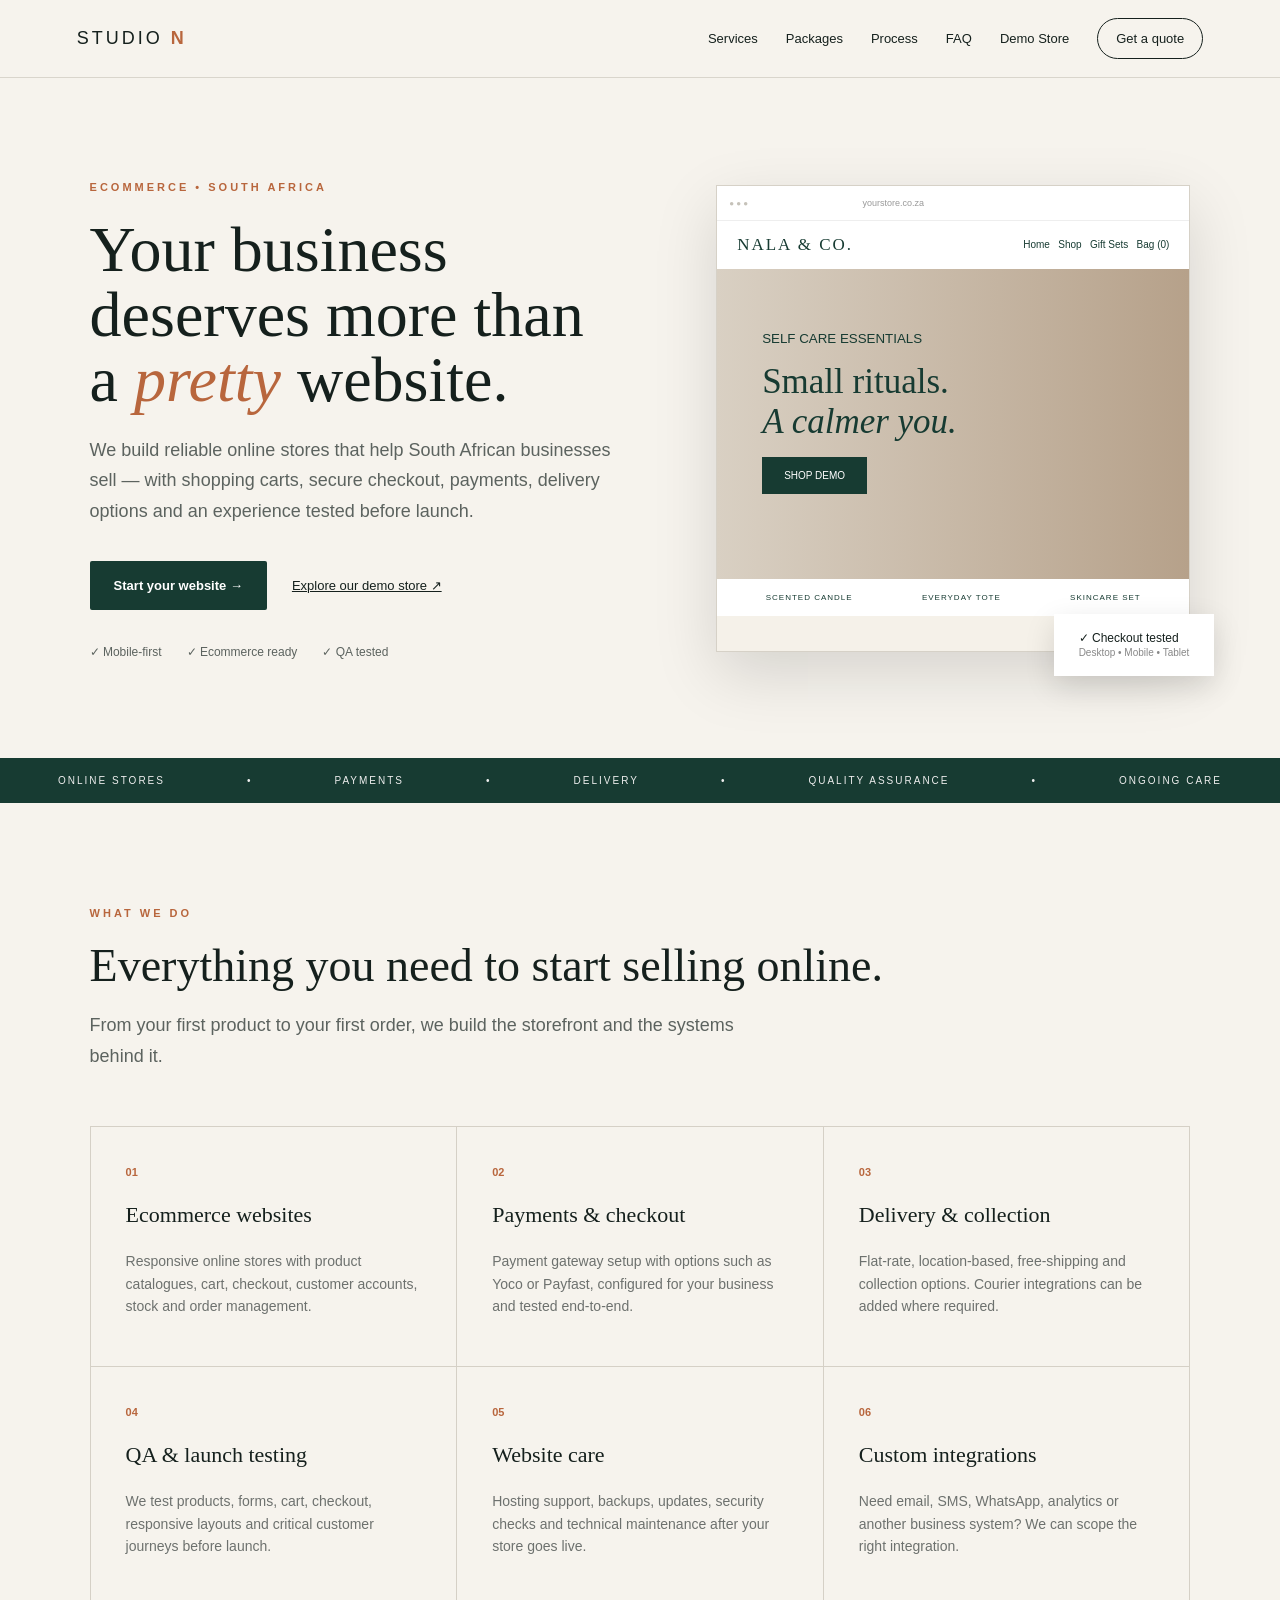
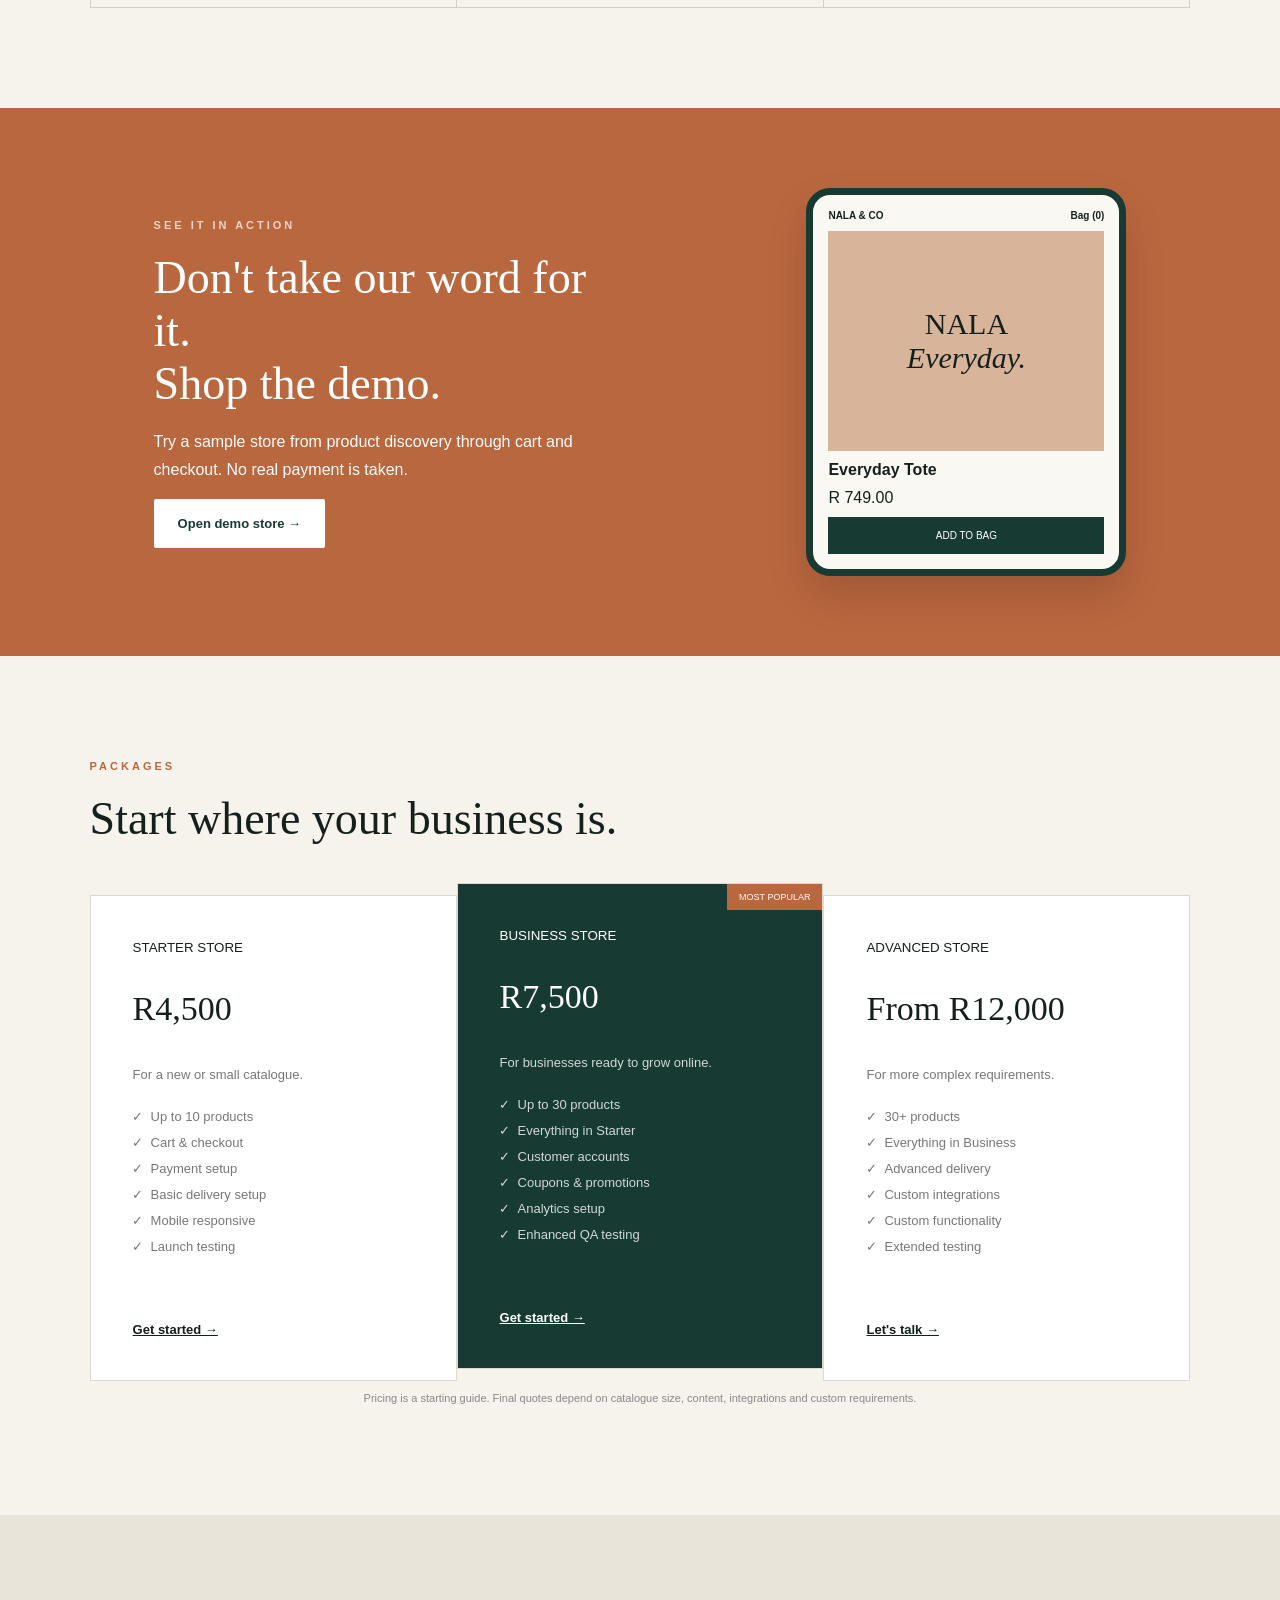
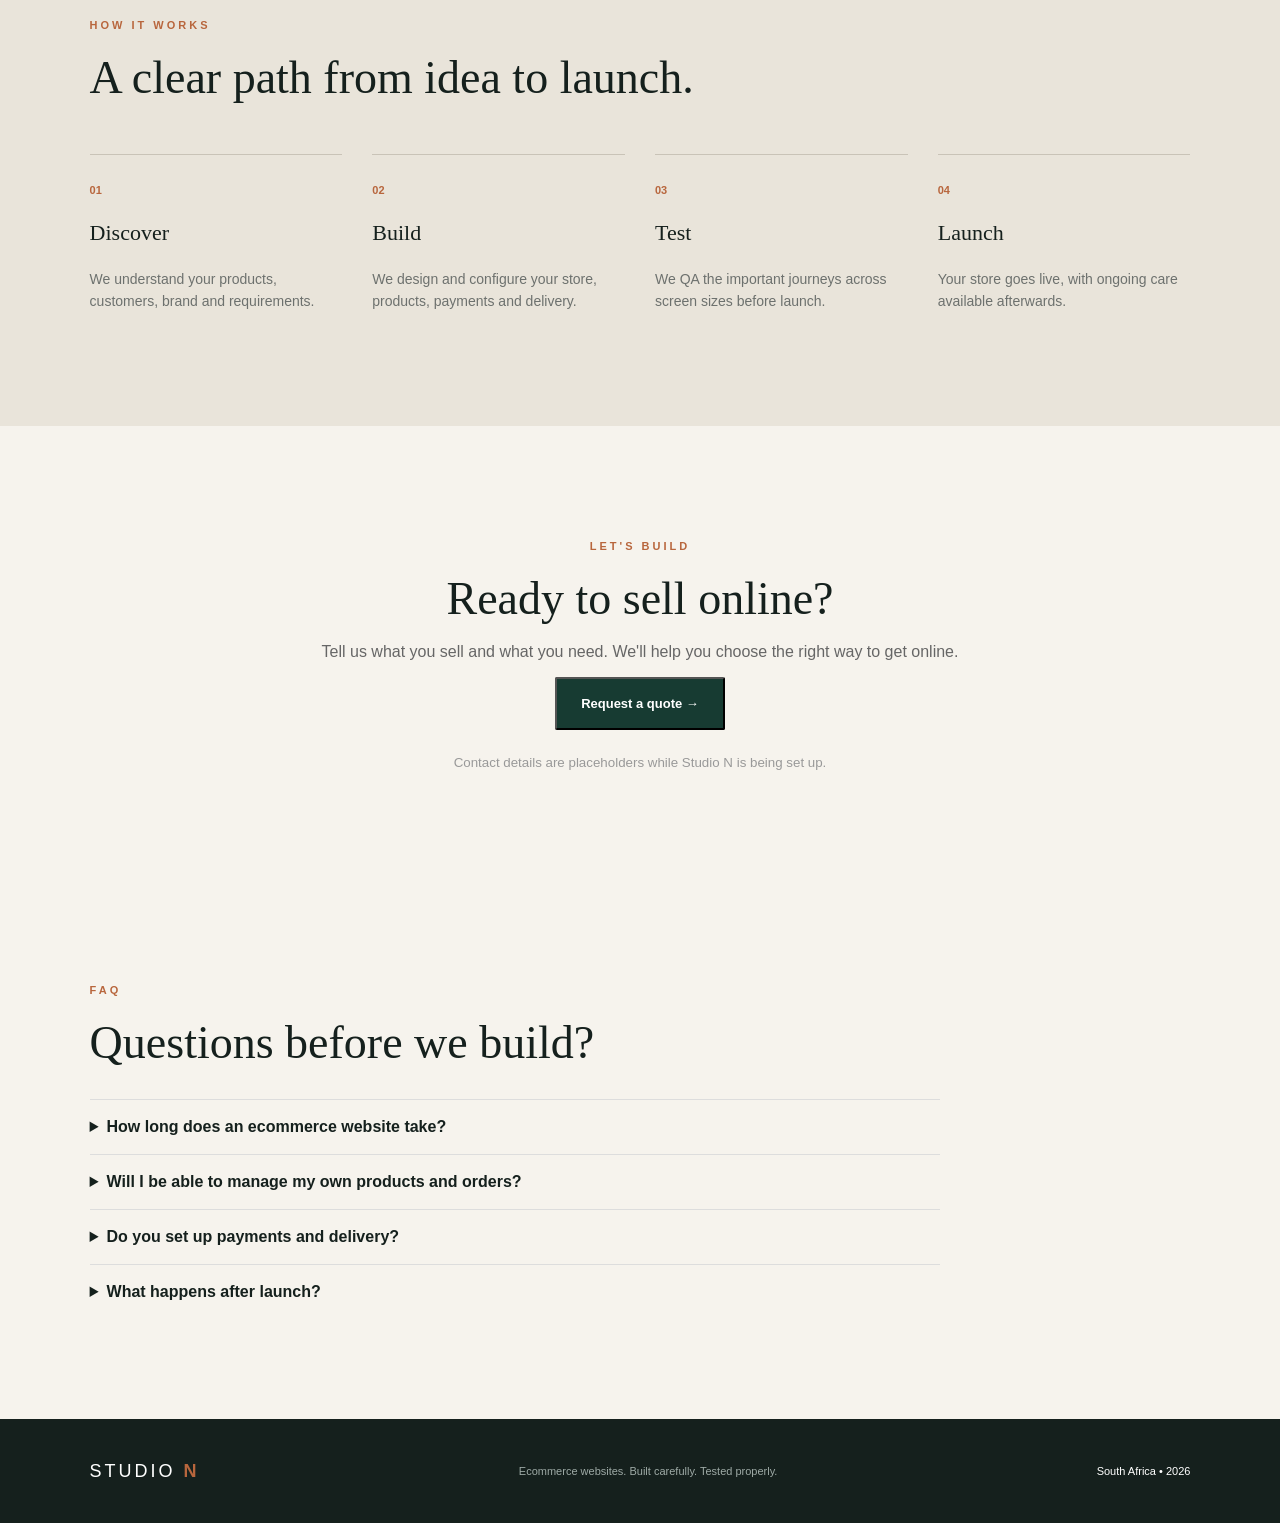
<file: index.html>
<!doctype html><html lang="en"><head><meta charset="UTF-8"><meta name="viewport" content="width=device-width,initial-scale=1"><meta name="description" content="South African ecommerce websites built, tested and ready to sell."><title>Studio N | Ecommerce websites that work</title><link rel="stylesheet" href="styles.css"><style>.quote-trigger{font-family:inherit}.contact-overlay{display:none;position:fixed;inset:0;background:#0009;z-index:100;align-items:center;justify-content:center;padding:20px}.contact-overlay.open{display:flex}.contact-modal{position:relative;background:#fbf8f2;max-width:620px;width:100%;padding:45px;text-align:center;box-shadow:0 25px 80px #0004}.contact-modal h2{font:42px Georgia;margin:12px 0}.contact-modal p{color:#666;line-height:1.6}.contact-close{position:absolute;right:18px;top:14px;border:0;background:none;font-size:28px;cursor:pointer}.contact-options{display:grid;grid-template-columns:1fr 1fr;gap:15px;margin-top:28px}.contact-options a{border:1px solid #ddd;padding:24px 15px;text-decoration:none;color:#173b32;background:#fff}.contact-options b,.contact-options span,.contact-options small{display:block}.contact-options b{font:21px Georgia;margin-bottom:10px}.contact-options span{font-weight:bold}.contact-options small{margin-top:10px;color:#777}.demo-preview{padding:0!important;background:#f5f1e9!important;color:#173b32!important}.preview-nav{height:48px;background:#fff;display:flex;align-items:center;justify-content:space-between;padding:0 20px;font-size:10px}.preview-nav b{font:17px Georgia;letter-spacing:2px}.preview-hero{height:310px;padding:60px 45px;background:linear-gradient(90deg,#d9d0c3,#b6a18a);text-align:left}.preview-hero h2{font:35px Georgia!important;color:#173b32!important;margin:15px 0!important}.preview-hero button{background:#173b32!important}.preview-products{display:flex;justify-content:space-around;background:#fff;padding:14px;font-size:8px;letter-spacing:1px}@media(max-width:600px){.contact-options{grid-template-columns:1fr}.contact-modal{padding:35px 20px}.contact-modal h2{font-size:34px}}</style></head><body>
<header><a class="brand" href="#home">STUDIO <b>N</b></a><button class="menu" aria-label="Menu">☰</button><nav><a href="#services">Services</a><a href="#packages">Packages</a><a href="#process">Process</a><a href="#faq">FAQ</a><a href="demo-store.html">Demo Store</a><a class="pill" href="#quote">Get a quote</a></nav></header>
<main id="home">
<section class="hero"><div><span class="eyebrow">ECOMMERCE • SOUTH AFRICA</span><h1>Your business deserves more than a <i>pretty</i> website.</h1><p>We build reliable online stores that help South African businesses sell — with shopping carts, secure checkout, payments, delivery options and an experience tested before launch.</p><div class="actions"><a class="btn" href="#quote">Start your website →</a><a class="textlink" href="demo-store.html">Explore our demo store ↗</a></div><div class="trust"><span>✓ Mobile-first</span><span>✓ Ecommerce ready</span><span>✓ QA tested</span></div></div><div class="browser"><div class="dots">● ● ● <span>yourstore.co.za</span></div><div class="mock demo-preview"><div class="preview-nav"><b>NALA & CO.</b><span>Home &nbsp; Shop &nbsp; Gift Sets &nbsp; Bag (0)</span></div><div class="preview-hero"><small>SELF CARE ESSENTIALS</small><h2>Small rituals.<br><em>A calmer you.</em></h2><button>SHOP DEMO</button></div><div class="preview-products"><span>SCENTED CANDLE</span><span>EVERYDAY TOTE</span><span>SKINCARE SET</span></div></div><div class="float">✓ Checkout tested<br><small>Desktop • Mobile • Tablet</small></div></div></section>
<section class="strip"><span>ONLINE STORES</span><span>•</span><span>PAYMENTS</span><span>•</span><span>DELIVERY</span><span>•</span><span>QUALITY ASSURANCE</span><span>•</span><span>ONGOING CARE</span></section>
<section id="services" class="section"><span class="eyebrow">WHAT WE DO</span><h2>Everything you need to start selling online.</h2><p class="lead">From your first product to your first order, we build the storefront and the systems behind it.</p><div class="cards"><article><b>01</b><h3>Ecommerce websites</h3><p>Responsive online stores with product catalogues, cart, checkout, customer accounts, stock and order management.</p></article><article><b>02</b><h3>Payments & checkout</h3><p>Payment gateway setup with options such as Yoco or Payfast, configured for your business and tested end-to-end.</p></article><article><b>03</b><h3>Delivery & collection</h3><p>Flat-rate, location-based, free-shipping and collection options. Courier integrations can be added where required.</p></article><article><b>04</b><h3>QA & launch testing</h3><p>We test products, forms, cart, checkout, responsive layouts and critical customer journeys before launch.</p></article><article><b>05</b><h3>Website care</h3><p>Hosting support, backups, updates, security checks and technical maintenance after your store goes live.</p></article><article><b>06</b><h3>Custom integrations</h3><p>Need email, SMS, WhatsApp, analytics or another business system? We can scope the right integration.</p></article></div></section>
<section class="demo"><div><span class="eyebrow">SEE IT IN ACTION</span><h2>Don't take our word for it.<br>Shop the demo.</h2><p>Try a sample store from product discovery through cart and checkout. No real payment is taken.</p><a class="btn light" href="demo-store.html">Open demo store →</a></div><div class="phone"><div class="phonebar">NALA & CO <span>Bag (0)</span></div><div class="productpic">NALA<br><i>Everyday.</i></div><strong>Everyday Tote</strong><span>R 749.00</span><button>ADD TO BAG</button></div></section>
<section id="packages" class="section"><span class="eyebrow">PACKAGES</span><h2>Start where your business is.</h2><div class="pricing"><article><small>STARTER STORE</small><h3>R4,500</h3><p>For a new or small catalogue.</p><ul><li>Up to 10 products</li><li>Cart & checkout</li><li>Payment setup</li><li>Basic delivery setup</li><li>Mobile responsive</li><li>Launch testing</li></ul><a href="#quote">Get started →</a></article><article class="featured"><span class="popular">MOST POPULAR</span><small>BUSINESS STORE</small><h3>R7,500</h3><p>For businesses ready to grow online.</p><ul><li>Up to 30 products</li><li>Everything in Starter</li><li>Customer accounts</li><li>Coupons & promotions</li><li>Analytics setup</li><li>Enhanced QA testing</li></ul><a href="#quote">Get started →</a></article><article><small>ADVANCED STORE</small><h3>From R12,000</h3><p>For more complex requirements.</p><ul><li>30+ products</li><li>Everything in Business</li><li>Advanced delivery</li><li>Custom integrations</li><li>Custom functionality</li><li>Extended testing</li></ul><a href="#quote">Let's talk →</a></article></div><p class="fine">Pricing is a starting guide. Final quotes depend on catalogue size, content, integrations and custom requirements.</p></section>
<section id="process" class="process"><span class="eyebrow">HOW IT WORKS</span><h2>A clear path from idea to launch.</h2><div class="steps"><div><b>01</b><h3>Discover</h3><p>We understand your products, customers, brand and requirements.</p></div><div><b>02</b><h3>Build</h3><p>We design and configure your store, products, payments and delivery.</p></div><div><b>03</b><h3>Test</h3><p>We QA the important journeys across screen sizes before launch.</p></div><div><b>04</b><h3>Launch</h3><p>Your store goes live, with ongoing care available afterwards.</p></div></div></section>
<section id="quote" class="quote"><span class="eyebrow">LET'S BUILD</span><h2>Ready to sell online?</h2><p>Tell us what you sell and what you need. We'll help you choose the right way to get online.</p><button class="btn quote-trigger" type="button">Request a quote →</button><small>Contact details are placeholders while Studio N is being set up.</small></section><section class="section" id="faq"><span class="eyebrow">FAQ</span><h2>Questions before we build?</h2><div style="max-width:850px;margin-top:30px"><details style="padding:18px 0;border-top:1px solid #ddd"><summary style="cursor:pointer;font-weight:bold">How long does an ecommerce website take?</summary><p>Timelines depend on catalogue size, content, integrations and feedback. We confirm the expected delivery plan before the build starts.</p></details><details style="padding:18px 0;border-top:1px solid #ddd"><summary style="cursor:pointer;font-weight:bold">Will I be able to manage my own products and orders?</summary><p>Yes. Ecommerce projects are designed so the business can manage products, stock and orders after handover, with ongoing care available if preferred.</p></details><details style="padding:18px 0;border-top:1px solid #ddd"><summary style="cursor:pointer;font-weight:bold">Do you set up payments and delivery?</summary><p>Yes. Payment and delivery requirements are scoped with the store and tested before launch. Merchant accounts remain associated with the client's business.</p></details><details style="padding:18px 0;border-top:1px solid #ddd"><summary style="cursor:pointer;font-weight:bold">What happens after launch?</summary><p>We can provide ongoing website care covering agreed maintenance, updates, backups and support.</p></details></div></section></main><div class="contact-overlay" id="contactOverlay"><div class="contact-modal" role="dialog" aria-modal="true" aria-labelledby="contactTitle"><button class="contact-close" id="contactClose" aria-label="Close">×</button><span class="eyebrow">GET IN TOUCH</span><h2 id="contactTitle">Request a quote</h2><p>Choose the easiest way to reach us. These details are placeholders while Studio N is being set up.</p><div class="contact-options"><a href="https://wa.me/27681234567" target="_blank" rel="noopener"><b>WhatsApp</b><span>+27 68 123 4567</span><small>Chat with us →</small></a><a href="mailto:hello@studion.example?subject=Website%20quote"><b>Email</b><span>hello@studion.example</span><small>Send an email →</small></a></div></div></div>
<footer><a class="brand">STUDIO <b>N</b></a><p>Ecommerce websites. Built carefully. Tested properly.</p><span>South Africa • 2026</span></footer><script src="script.js"></script><script>const co=document.getElementById("contactOverlay"),cc=document.getElementById("contactClose");document.querySelectorAll(".quote-trigger").forEach(b=>b.onclick=()=>co.classList.add("open"));cc.onclick=()=>co.classList.remove("open");co.onclick=e=>{if(e.target===co)co.classList.remove("open")};document.addEventListener("keydown",e=>{if(e.key==="Escape")co.classList.remove("open")});</script></body></html>
</file>
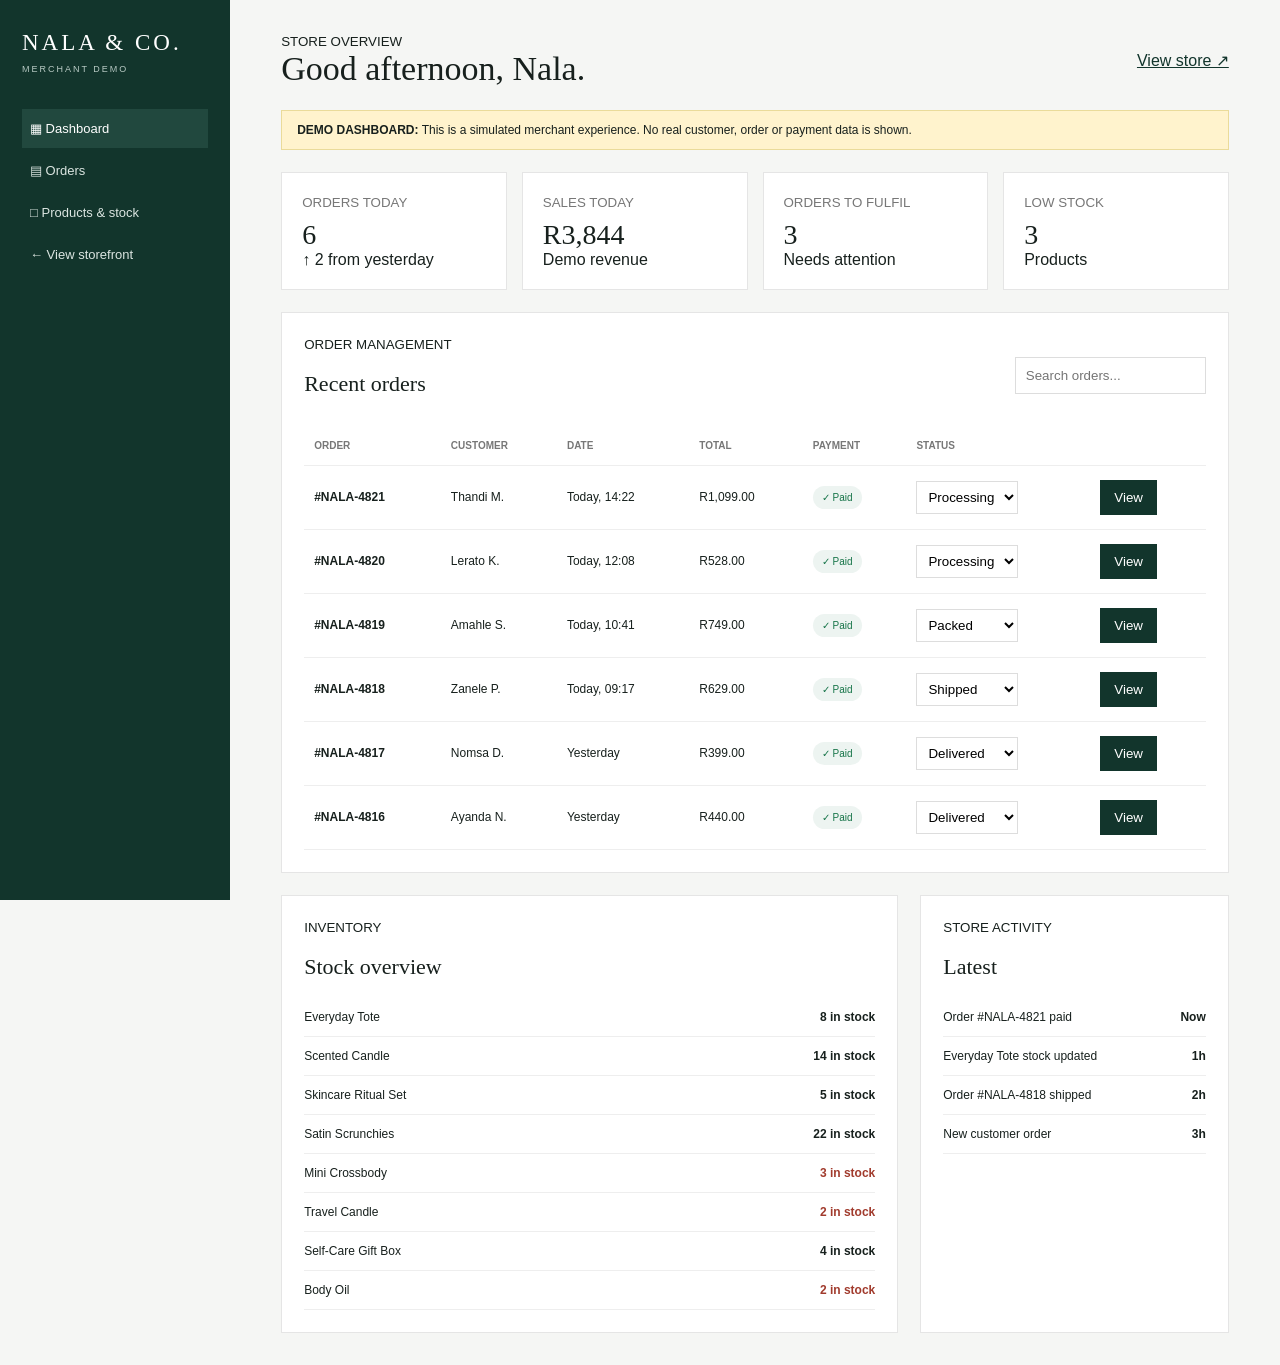
<file: demo-admin.html>
<!doctype html><html lang="en"><head><meta charset="UTF-8"><meta name="viewport" content="width=device-width,initial-scale=1"><title>Nala & Co | Merchant Dashboard Demo</title><style>
*{box-sizing:border-box}body{margin:0;font-family:Arial;color:#17201d;background:#f5f6f4}.side{position:fixed;width:230px;height:100vh;background:#12352c;color:white;padding:30px 22px}.logo{font:23px Georgia;letter-spacing:3px}.demo{font-size:9px;letter-spacing:2px;color:#b9cbc5;margin:8px 0 35px}.side a{display:block;color:#dbe5e1;text-decoration:none;padding:12px 8px;margin:3px 0;font-size:13px}.side a.active{background:#21483e;color:white}.main{margin-left:230px;padding:32px 4vw}.top{display:flex;justify-content:space-between;align-items:center}.top h1{font:34px Georgia;margin:0}.back{color:#12352c}.notice{background:#fff3cd;border:1px solid #eadb9a;padding:12px 15px;font-size:12px;margin:22px 0}.cards{display:grid;grid-template-columns:repeat(4,1fr);gap:15px}.card{background:white;padding:20px;border:1px solid #e5e5e5}.card small{color:#777}.card strong{display:block;font:28px Georgia;margin-top:8px}.panel{background:#fff;border:1px solid #e5e5e5;margin-top:22px;padding:22px}.panelhead{display:flex;justify-content:space-between;align-items:center}.panel h2{font:22px Georgia}.panel input{padding:10px;border:1px solid #ddd}.tablewrap{overflow:auto}table{width:100%;border-collapse:collapse;margin-top:10px;min-width:800px}th,td{text-align:left;padding:14px 10px;border-bottom:1px solid #eee;font-size:12px}th{font-size:10px;color:#777}.pill{padding:6px 9px;border-radius:15px;font-size:10px;background:#edf4f1}.paid{color:#167448}.status{padding:7px;border:1px solid #ddd;background:#fff}.low{color:#a13b2d;font-weight:bold}.grid2{display:grid;grid-template-columns:2fr 1fr;gap:22px}.stockrow{display:flex;justify-content:space-between;border-bottom:1px solid #eee;padding:12px 0;font-size:12px}.modal{display:none;position:fixed;inset:0;background:#0008;z-index:10;align-items:center;justify-content:center}.modal.open{display:flex}.box{background:#fff;width:520px;max-width:90%;padding:28px;position:relative}.x{position:absolute;right:18px;top:14px;border:0;background:none;font-size:22px}.line{display:flex;justify-content:space-between;padding:10px 0;border-bottom:1px solid #eee;font-size:12px}.btn{border:0;background:#12352c;color:white;padding:10px 14px;cursor:pointer}@media(max-width:900px){.side{position:static;width:100%;height:auto}.side a{display:inline-block}.main{margin:0}.cards{grid-template-columns:1fr 1fr}.grid2{grid-template-columns:1fr}}@media(max-width:500px){.cards{grid-template-columns:1fr}}</style></head><body>
<aside class="side"><div class="logo">NALA & CO.</div><div class="demo">MERCHANT DEMO</div><a class="side-link active" data-section="dashboard" href="#dashboard">▦ Dashboard</a><a class="side-link" data-section="orders" href="#orders">▤ Orders</a><a class="side-link" data-section="inventory" href="#inventory">□ Products & stock</a><a href="demo-store.html">← View storefront</a></aside>
<main class="main" id="dashboard"><div class="top"><div><small>STORE OVERVIEW</small><h1>Good afternoon, Nala.</h1></div><a class="back" href="demo-store.html">View store ↗</a></div><div class="notice"><b>DEMO DASHBOARD:</b> This is a simulated merchant experience. No real customer, order or payment data is shown.</div>
<section class="cards"><div class="card"><small>ORDERS TODAY</small><strong>6</strong><span>↑ 2 from yesterday</span></div><div class="card"><small>SALES TODAY</small><strong>R3,844</strong><span>Demo revenue</span></div><div class="card"><small>ORDERS TO FULFIL</small><strong id="fulfil">4</strong><span>Needs attention</span></div><div class="card"><small>LOW STOCK</small><strong>3</strong><span>Products</span></div></section>
<section class="panel" id="orders"><div class="panelhead"><div><small>ORDER MANAGEMENT</small><h2>Recent orders</h2></div><input id="search" placeholder="Search orders..."></div><div class="tablewrap"><table><thead><tr><th>ORDER</th><th>CUSTOMER</th><th>DATE</th><th>TOTAL</th><th>PAYMENT</th><th>STATUS</th><th></th></tr></thead><tbody id="rows"></tbody></table></div></section>
<div class="grid2"><section class="panel" id="inventory"><small>INVENTORY</small><h2>Stock overview</h2><div id="stock"></div></section><section class="panel"><small>STORE ACTIVITY</small><h2>Latest</h2><div class="stockrow"><span>Order #NALA-4821 paid</span><b>Now</b></div><div class="stockrow"><span>Everyday Tote stock updated</span><b>1h</b></div><div class="stockrow"><span>Order #NALA-4818 shipped</span><b>2h</b></div><div class="stockrow"><span>New customer order</span><b>3h</b></div></section></div></main>
<div class="modal" id="modal"><div class="box"><button class="x" onclick="closeModal()">×</button><small>ORDER DETAILS</small><h2 id="mTitle"></h2><div id="mBody"></div><button class="btn" onclick="closeModal()">DONE</button></div></div>
<script>
const orders=[['#NALA-4821','Thandi M.','Today, 14:22',1099,'Paid','Processing'],['#NALA-4820','Lerato K.','Today, 12:08',528,'Paid','Processing'],['#NALA-4819','Amahle S.','Today, 10:41',749,'Paid','Packed'],['#NALA-4818','Zanele P.','Today, 09:17',629,'Paid','Shipped'],['#NALA-4817','Nomsa D.','Yesterday',399,'Paid','Delivered'],['#NALA-4816','Ayanda N.','Yesterday',440,'Paid','Delivered']];
const products=[['Everyday Tote',8],['Scented Candle',14],['Skincare Ritual Set',5],['Satin Scrunchies',22],['Mini Crossbody',3],['Travel Candle',2],['Self-Care Gift Box',4],['Body Oil',2]];
const money=n=>'R'+n.toLocaleString('en-ZA',{minimumFractionDigits:2});
function renderOrders(){let q=document.getElementById('search').value.toLowerCase();document.getElementById('rows').innerHTML=orders.filter(o=>o.join(' ').toLowerCase().includes(q)).map((o,i)=>`<tr><td><b>${o[0]}</b></td><td>${o[1]}</td><td>${o[2]}</td><td>${money(o[3])}</td><td><span class="pill paid">✓ ${o[4]}</span></td><td><select class="status" onchange="orders[${i}][5]=this.value;updateFulfil()"><option ${o[5]=='Processing'?'selected':''}>Processing</option><option ${o[5]=='Packed'?'selected':''}>Packed</option><option ${o[5]=='Shipped'?'selected':''}>Shipped</option><option ${o[5]=='Delivered'?'selected':''}>Delivered</option></select></td><td><button class="btn" onclick="viewOrder('${o[0]}')">View</button></td></tr>`).join('')}
function updateFulfil(){document.getElementById('fulfil').textContent=orders.filter(o=>!['Shipped','Delivered'].includes(o[5])).length}
function viewOrder(id){let o=orders.find(x=>x[0]===id);document.getElementById('mTitle').textContent=o[0];document.getElementById('mBody').innerHTML=`<div class="line"><span>Customer</span><b>${o[1]}</b></div><div class="line"><span>Payment</span><b>✓ Paid</b></div><div class="line"><span>Order total</span><b>${money(o[3])}</b></div><div class="line"><span>Fulfilment</span><b>${o[5]}</b></div><p style="font-size:12px;color:#777">A real merchant dashboard would also show delivery address, line items, courier/tracking details, notes and payment reference.</p>`;document.getElementById('modal').classList.add('open')}
function setActiveNav(){let hash=location.hash.replace('#','')||'dashboard';document.querySelectorAll('.side-link').forEach(a=>a.classList.toggle('active',a.dataset.section===hash))}window.addEventListener('hashchange',setActiveNav);document.querySelectorAll('.side-link').forEach(a=>a.addEventListener('click',()=>setTimeout(setActiveNav,0)));function closeModal(){document.getElementById('modal').classList.remove('open')}document.getElementById('search').oninput=renderOrders;document.getElementById('stock').innerHTML=products.map(p=>`<div class="stockrow"><span>${p[0]}</span><b class="${p[1]<=3?'low':''}">${p[1]} in stock</b></div>`).join('');renderOrders();updateFulfil();setActiveNav();
</script></body></html>
</file>
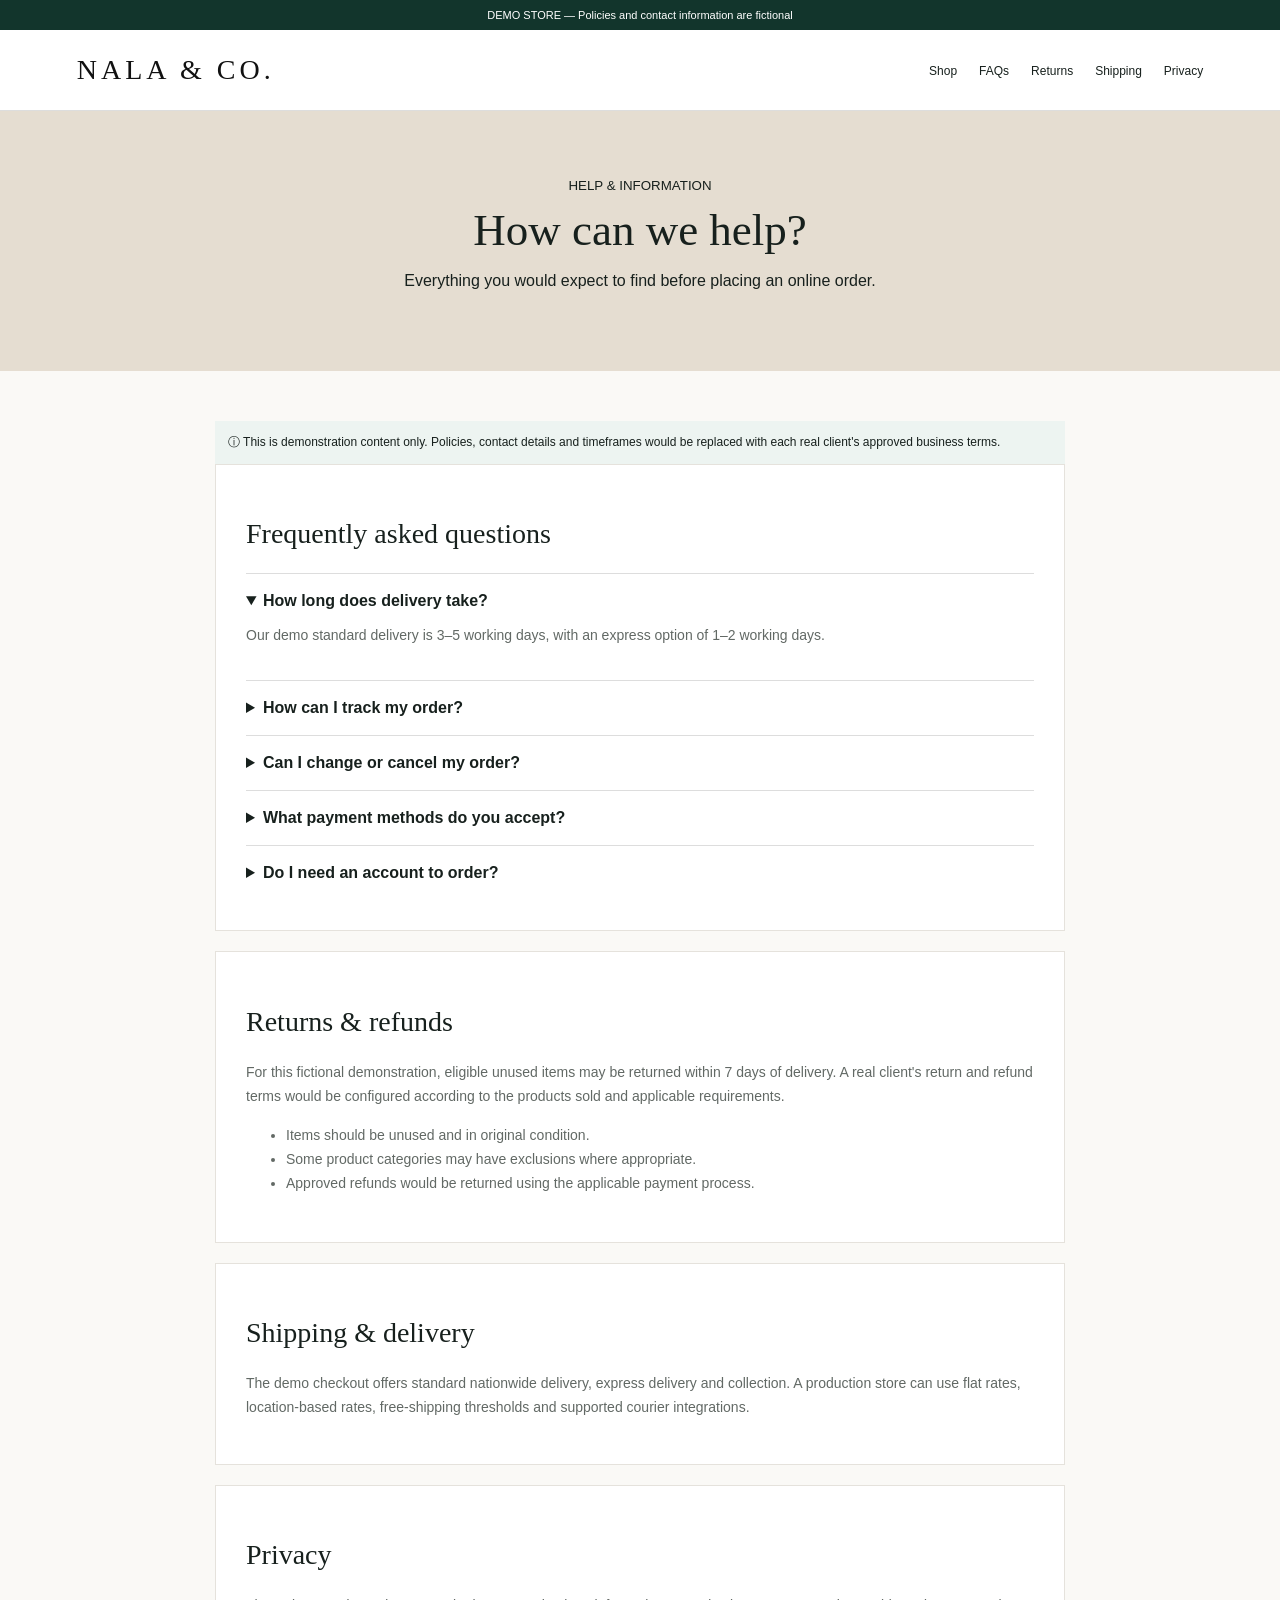
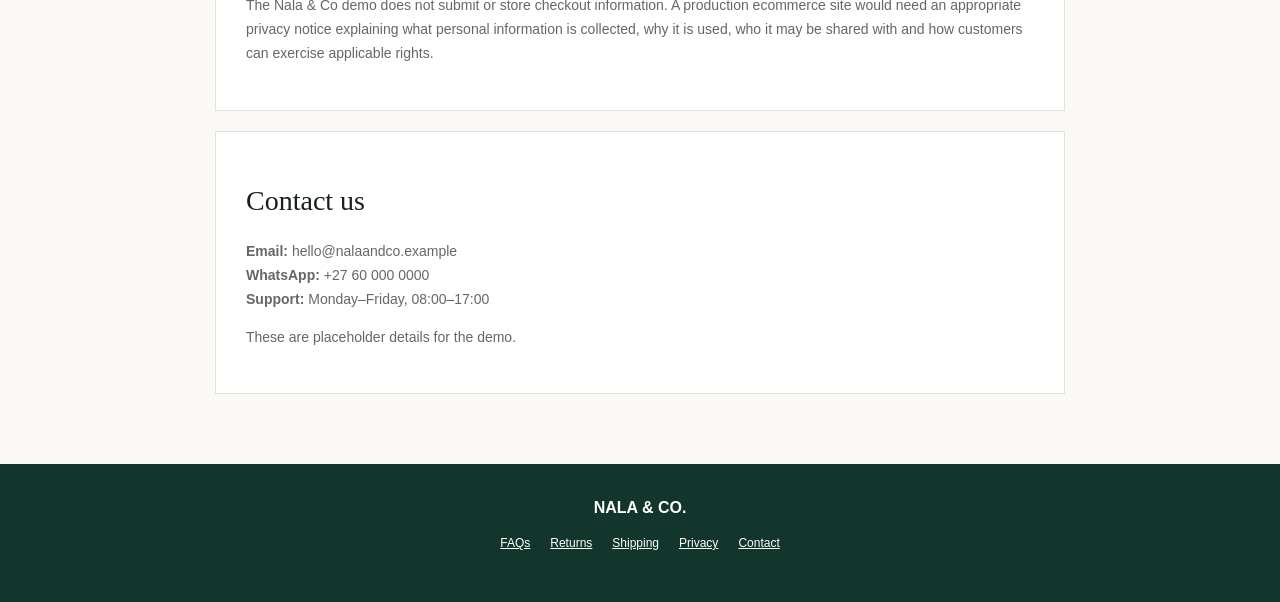
<file: demo-help.html>
<!doctype html><html lang="en"><head><meta charset="UTF-8"><meta name="viewport" content="width=device-width,initial-scale=1"><title>Nala & Co | Help & Policies</title><style>*{box-sizing:border-box}body{margin:0;font-family:Arial;color:#17201d;background:#faf9f6}.top{background:#12352c;color:white;text-align:center;padding:9px;font-size:11px}.head{background:white;padding:24px 6vw;display:flex;justify-content:space-between;align-items:center;border-bottom:1px solid #ddd}.logo{font:28px Georgia;letter-spacing:4px;text-decoration:none;color:#111}.head nav a{margin-left:22px;color:#17201d;text-decoration:none;font-size:12px}.hero{text-align:center;padding:65px 20px;background:#e5ddd1}.hero h1{font:45px Georgia;margin:10px}.wrap{max-width:900px;margin:auto;padding:50px 25px}.section{background:white;padding:30px;margin-bottom:20px;border:1px solid #e5e2dc}.section h2{font:28px Georgia}.faq details{border-top:1px solid #ddd;padding:18px 0}.faq summary{font-weight:bold;cursor:pointer}.faq p,.section p,.section li{color:#626965;line-height:1.7;font-size:14px}.demo{background:#edf4f1;padding:13px;font-size:12px}.footer{background:#12352c;color:#fff;padding:35px 6vw;text-align:center}.footer a{color:white;margin:0 10px;font-size:12px}</style></head><body><div class="top">DEMO STORE — Policies and contact information are fictional</div><header class="head"><a class="logo" href="demo-store.html">NALA & CO.</a><nav><a href="demo-store.html">Shop</a><a href="#faq">FAQs</a><a href="#returns">Returns</a><a href="#shipping">Shipping</a><a href="#privacy">Privacy</a></nav></header><section class="hero"><small>HELP & INFORMATION</small><h1>How can we help?</h1><p>Everything you would expect to find before placing an online order.</p></section><main class="wrap"><div class="demo">ⓘ This is demonstration content only. Policies, contact details and timeframes would be replaced with each real client's approved business terms.</div><section class="section faq" id="faq"><h2>Frequently asked questions</h2><details open><summary>How long does delivery take?</summary><p>Our demo standard delivery is 3–5 working days, with an express option of 1–2 working days.</p></details><details><summary>How can I track my order?</summary><p>In a real store, customers receive tracking details by email once the order has been dispatched.</p></details><details><summary>Can I change or cancel my order?</summary><p>Contact the store as soon as possible. Orders that have already been dispatched may not be changeable.</p></details><details><summary>What payment methods do you accept?</summary><p>This demo simulates card, Yoco and PayFast payment options. No real payment is processed.</p></details><details><summary>Do I need an account to order?</summary><p>A real store can be configured for guest checkout, customer accounts, or both.</p></details></section><section class="section" id="returns"><h2>Returns & refunds</h2><p>For this fictional demonstration, eligible unused items may be returned within 7 days of delivery. A real client's return and refund terms would be configured according to the products sold and applicable requirements.</p><ul><li>Items should be unused and in original condition.</li><li>Some product categories may have exclusions where appropriate.</li><li>Approved refunds would be returned using the applicable payment process.</li></ul></section><section class="section" id="shipping"><h2>Shipping & delivery</h2><p>The demo checkout offers standard nationwide delivery, express delivery and collection. A production store can use flat rates, location-based rates, free-shipping thresholds and supported courier integrations.</p></section><section class="section" id="privacy"><h2>Privacy</h2><p>The Nala & Co demo does not submit or store checkout information. A production ecommerce site would need an appropriate privacy notice explaining what personal information is collected, why it is used, who it may be shared with and how customers can exercise applicable rights.</p></section><section class="section" id="contact"><h2>Contact us</h2><p><b>Email:</b> hello@nalaandco.example<br><b>WhatsApp:</b> +27 60 000 0000<br><b>Support:</b> Monday–Friday, 08:00–17:00</p><p>These are placeholder details for the demo.</p></section></main><footer class="footer"><b>NALA & CO.</b><p><a href="#faq">FAQs</a><a href="#returns">Returns</a><a href="#shipping">Shipping</a><a href="#privacy">Privacy</a><a href="#contact">Contact</a></p></footer></body></html>
</file>
<file: styles.css>
*{box-sizing:border-box}html{scroll-behavior:smooth}body{margin:0;font-family:Arial,Helvetica,sans-serif;color:#15201d;background:#f6f3ed}a{color:inherit}header{height:78px;padding:0 6vw;display:flex;align-items:center;justify-content:space-between;background:#f6f3ed;position:sticky;top:0;z-index:20;border-bottom:1px solid #d9d5cc}.brand{text-decoration:none;letter-spacing:3px;font-size:18px}.brand b{color:#b8663d}nav{display:flex;gap:28px;align-items:center}nav a{text-decoration:none;font-size:13px}.pill{border:1px solid #15201d;padding:12px 18px;border-radius:30px}.menu{display:none;background:none;border:0;font-size:22px}.hero{min-height:680px;padding:80px 7vw;display:grid;grid-template-columns:1.05fr .95fr;gap:8vw;align-items:center}.eyebrow{font-size:11px;letter-spacing:3px;font-weight:bold;color:#b8663d}.hero h1{font-family:Georgia,serif;font-size:64px;line-height:1.02;font-weight:400;margin:22px 0}.hero h1 i{color:#b8663d}.hero p,.lead{font-size:18px;line-height:1.7;color:#5c635f;max-width:650px}.actions{display:flex;gap:25px;align-items:center;margin:35px 0}.btn{display:inline-block;background:#173b32;color:white;text-decoration:none;padding:17px 24px;border-radius:2px;font-size:13px;font-weight:bold}.textlink{font-size:13px}.trust{display:flex;gap:25px;font-size:12px;color:#5c635f}.browser{background:white;border:1px solid #d6d1c7;box-shadow:0 22px 60px #0002;position:relative}.dots{padding:12px;color:#c6c2b9;font-size:8px;border-bottom:1px solid #eee}.dots span{color:#999;margin-left:25%;font-size:9px}.mock{height:430px;background:linear-gradient(135deg,#c8a47d,#795c45);color:white;padding:90px 50px}.mock h2{font:42px Georgia;margin:10px 0 30px}.mock em{font-weight:normal}.mock button,.phone button{padding:13px 22px;border:0;background:#173b32;color:white;font-size:10px}.float{position:absolute;right:-25px;bottom:-25px;background:#fff;padding:17px 25px;box-shadow:0 10px 30px #0002;font-size:12px}.float small{color:#888}.strip{background:#173b32;color:#eee;padding:17px;display:flex;justify-content:space-around;font-size:10px;letter-spacing:2px}.section{padding:100px 7vw}.section h2,.demo h2,.process h2,.quote h2{font:46px Georgia;margin:18px 0}.cards{display:grid;grid-template-columns:repeat(3,1fr);margin-top:55px;border-top:1px solid #d5d0c6;border-left:1px solid #d5d0c6}.cards article{padding:35px;border-right:1px solid #d5d0c6;border-bottom:1px solid #d5d0c6;min-height:220px}.cards article b,.steps b{color:#b8663d;font-size:11px}.cards h3{font:22px Georgia}.cards p,.steps p{font-size:14px;line-height:1.6;color:#6d716e}.demo{padding:80px 12vw;background:#b9673f;color:white;display:grid;grid-template-columns:1fr 320px;gap:15vw;align-items:center}.demo .eyebrow{color:#f1d3c4}.demo p{line-height:1.7}.light{background:#fff;color:#173b32}.phone{background:#faf8f3;color:#15201d;border:7px solid #173b32;border-radius:24px;padding:15px;display:flex;flex-direction:column;gap:10px;box-shadow:0 20px 40px #0002}.phonebar{font-size:10px;font-weight:bold}.phonebar span{float:right}.productpic{height:220px;background:#d8b49a;display:flex;align-items:center;justify-content:center;flex-direction:column;font:30px Georgia}.pricing{display:grid;grid-template-columns:repeat(3,1fr);margin-top:50px}.pricing article{background:#fff;padding:42px;border:1px solid #ddd7ce;position:relative}.pricing .featured{background:#173b32;color:white;transform:translateY(-12px)}.pricing h3{font:34px Georgia}.pricing p,.pricing li{color:#777;font-size:13px;line-height:2}.featured p,.featured li{color:#d0d8d5}.pricing ul{list-style:"✓  ";padding-left:18px;min-height:200px}.pricing a{font-weight:bold;font-size:13px}.popular{position:absolute;top:0;right:0;background:#b9673f;padding:8px 12px;font-size:9px}.fine{text-align:center;font-size:11px;color:#888}.process{background:#e9e4da;padding:100px 7vw}.steps{display:grid;grid-template-columns:repeat(4,1fr);gap:30px;margin-top:50px}.steps div{border-top:1px solid #c9c3b7;padding-top:25px}.steps h3{font:22px Georgia}.quote{text-align:center;padding:110px 20px}.quote p{color:#666}.quote small{display:block;margin-top:25px;color:#999}footer{padding:35px 7vw;background:#15201d;color:white;display:flex;justify-content:space-between;align-items:center;font-size:11px}footer p{color:#9eaaa6}@media(max-width:800px){header{padding:0 5vw}.menu{display:block}nav{display:none;position:absolute;top:78px;left:0;right:0;background:#f6f3ed;padding:25px;flex-direction:column;align-items:flex-start}nav.open{display:flex}.hero{grid-template-columns:1fr;padding:55px 6vw}.hero h1{font-size:45px}.browser{margin:20px}.cards,.pricing,.steps{grid-template-columns:1fr}.demo{grid-template-columns:1fr;padding:70px 8vw}.phone{max-width:320px}.section h2,.demo h2,.process h2,.quote h2{font-size:37px}.trust{flex-wrap:wrap}.strip{overflow:hidden;gap:30px;justify-content:flex-start}.featured{transform:none!important}footer{gap:20px;flex-direction:column;align-items:flex-start}}
</file>
